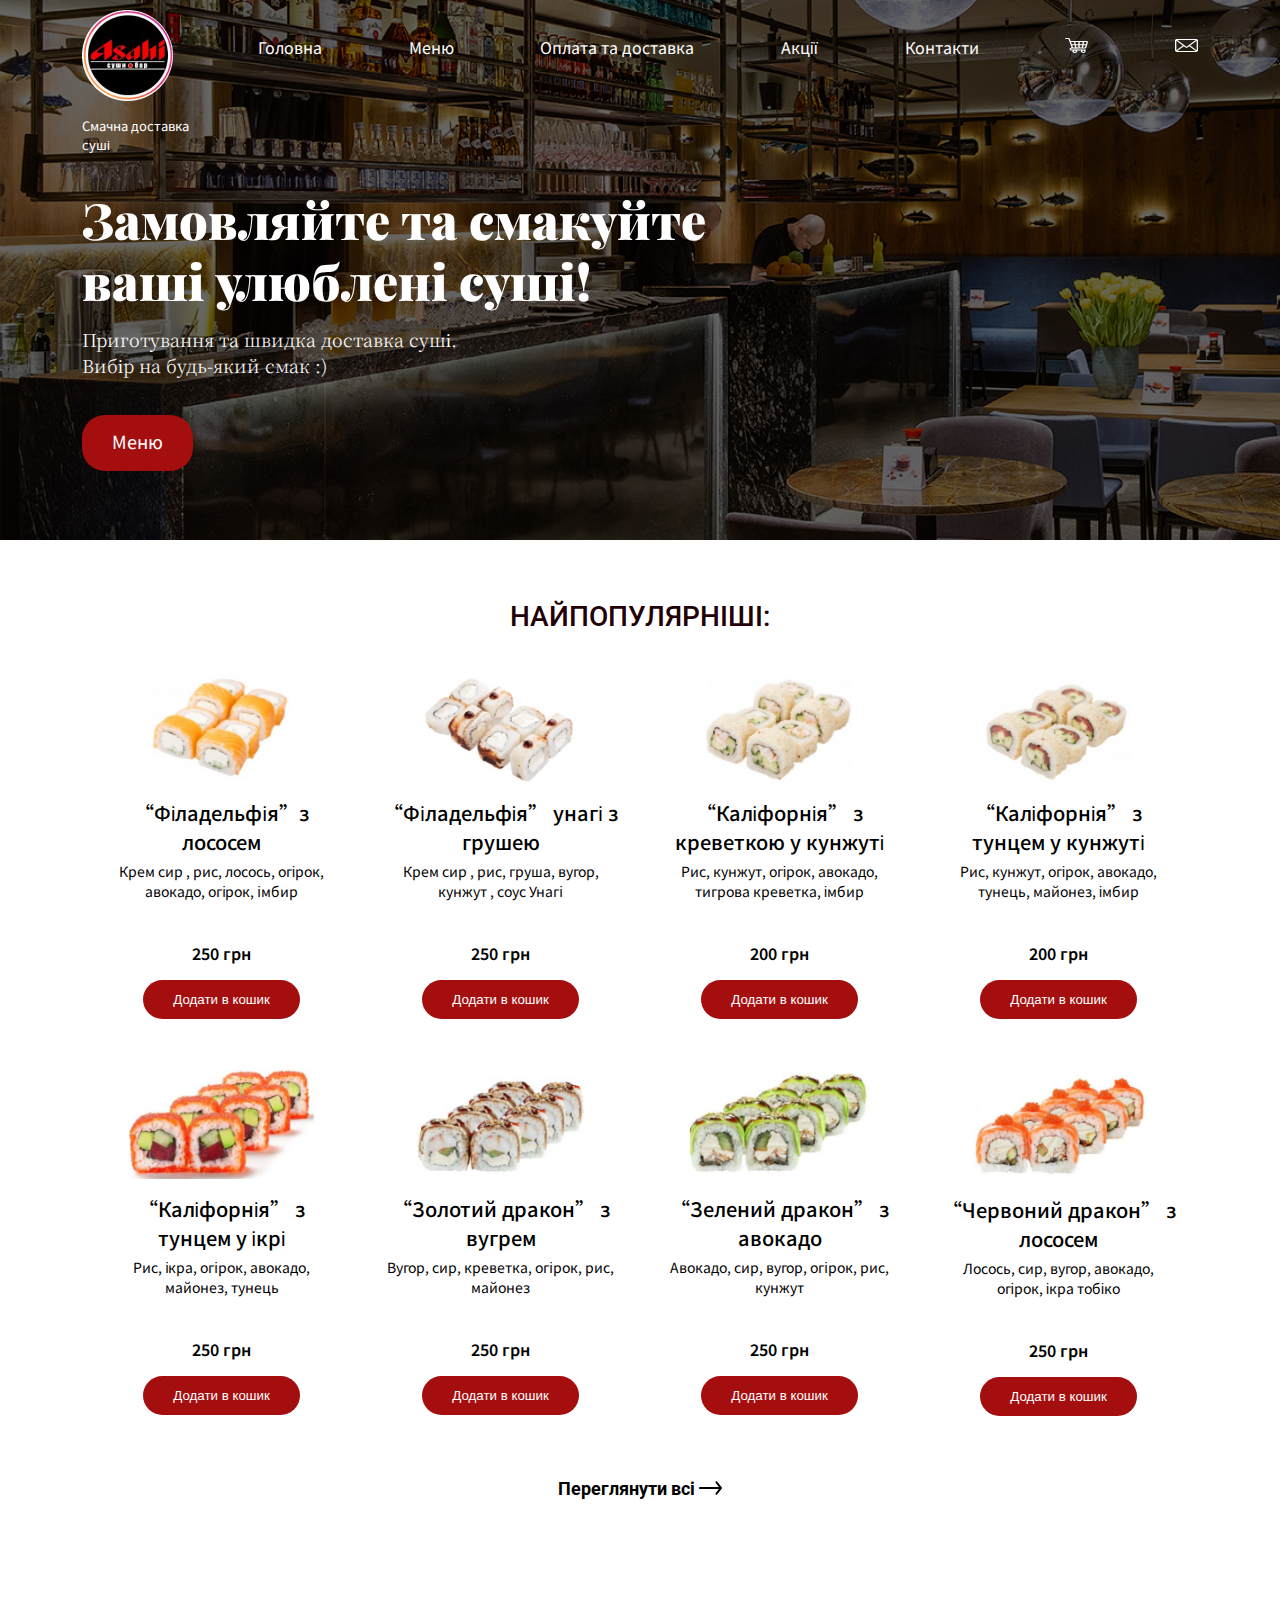
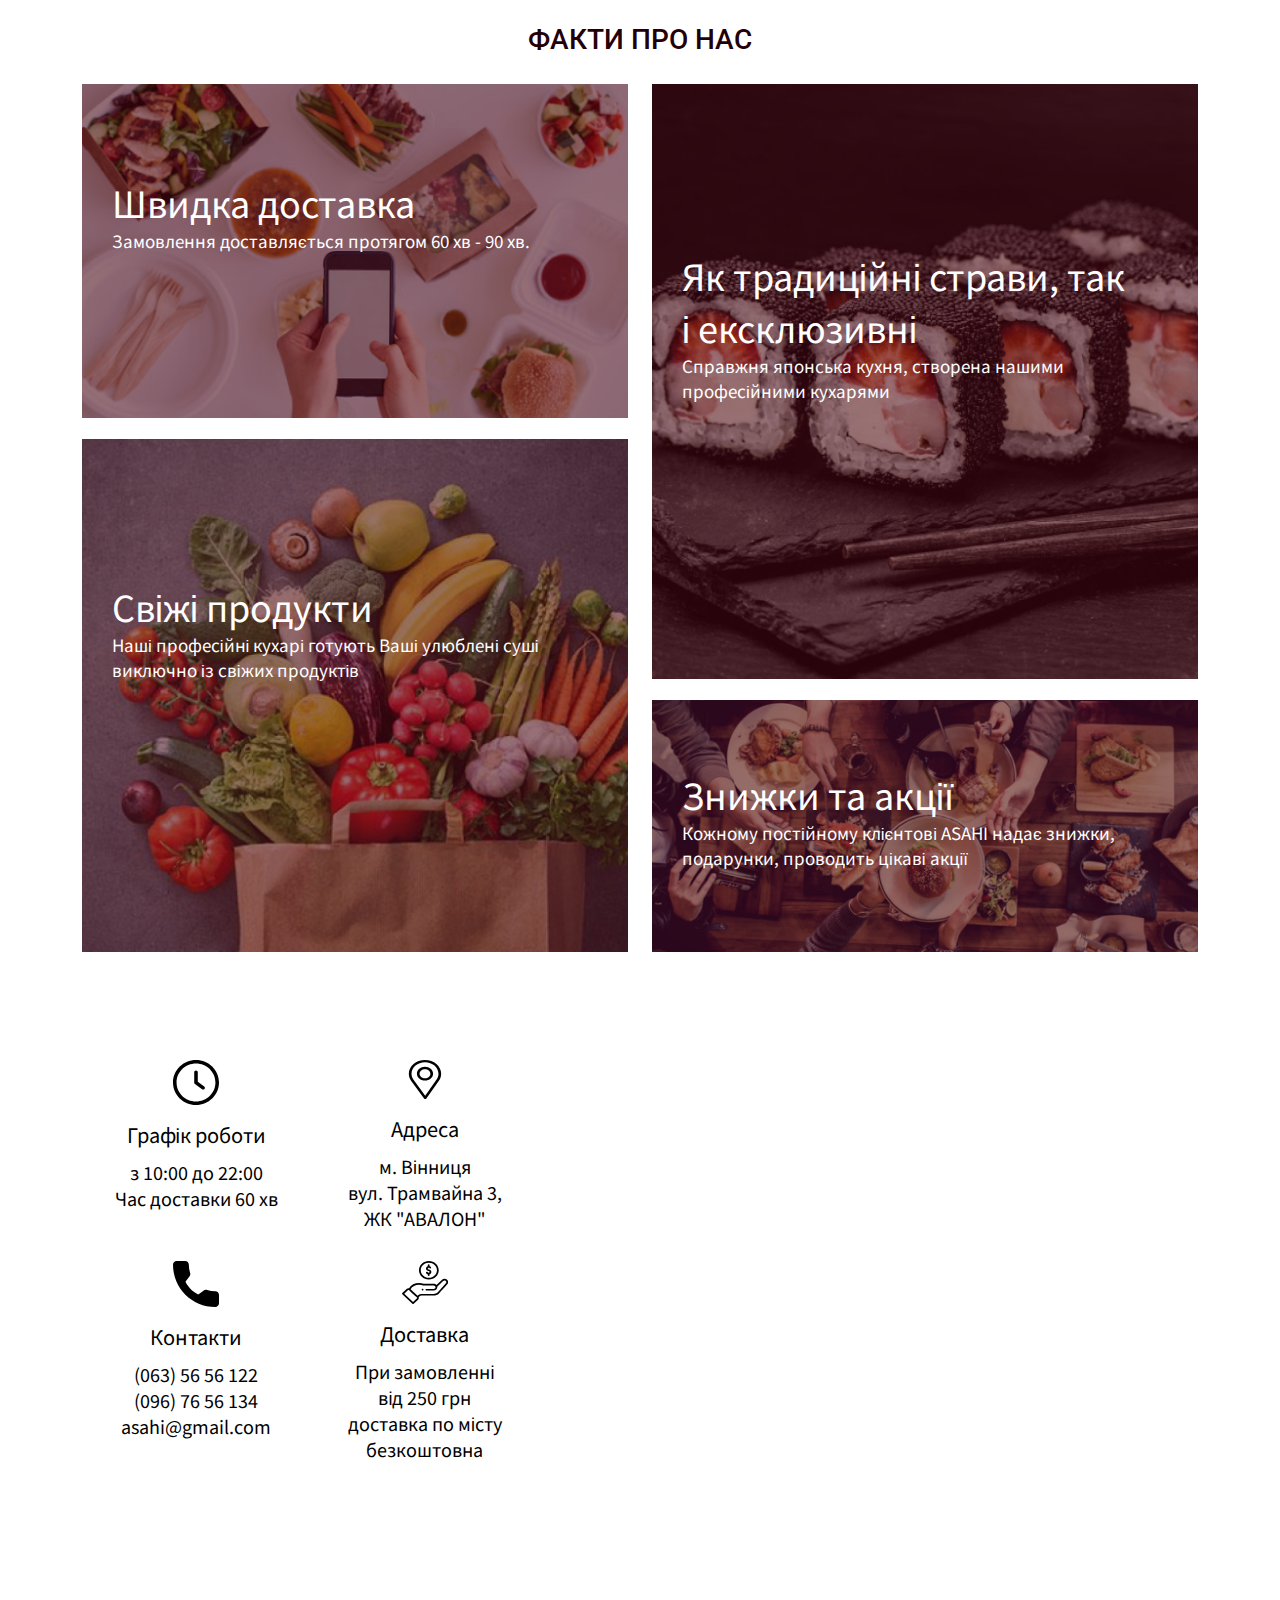
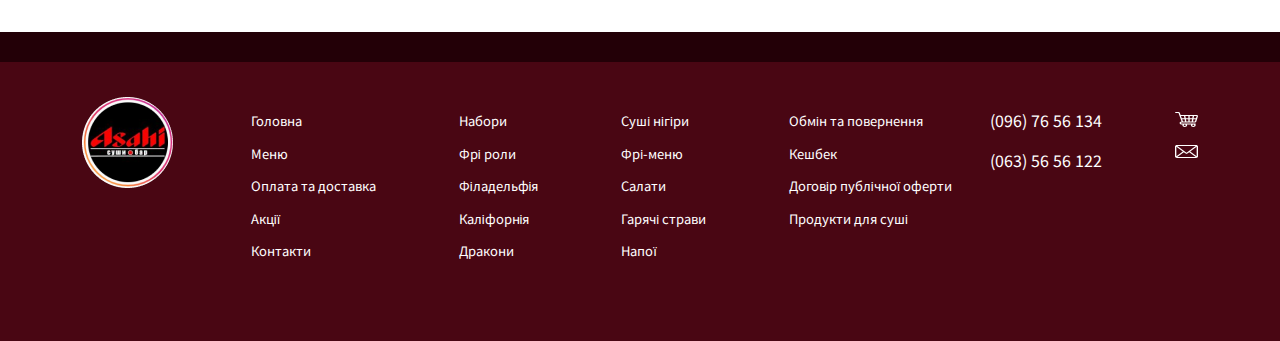
<file: index.html>
<!DOCTYPE html>
<html lang="en">
<head>
    <meta charset="UTF-8" name="viewport" content="width=device-width, initial-scale=1">
    <title>Суші-бар "Асахі"</title>
    <link rel="stylesheet" href="styles/style.css">
    <link rel="stylesheet" href="styles/media.css">
    <link rel="stylesheet" href="bootstrap-grid.css">
    <link rel="preconnect" href="https://fonts.gstatic.com">
    <link href="https://fonts.googleapis.com/css2?family=Noto+Sans+TC:wght@100;300;400;500;700;900&family=Noto+Serif+TC&family=Playfair+Display:wght@400;500;600;700;800;900&family=Roboto:wght@100;300;400;500;900&display=swap"
          rel="stylesheet">
</head>

<body>
<header class="main-header">
    <div class="container">
        <div class="hero_section">
            <div class="menu-section">
                <div class="logo-section">
                    <img src=images/menu/logo.png id="logo" alt="logo" class="logo">
                    <p>Смачна доставка <br>суші</p>
                </div>
                <nav class="menu-container" id="menu-container">
                    <a href="javascript:void(0)" class="closebtn" onclick="closeNav()">&times;</a>
                    <a href="index.html" class="nav-link">Головна</a>
                    <a href="menu.html" class="nav-link">Меню</a>
                    <a href="#" class="nav-link">Оплата та доставка</a>
                    <a href="#" class="nav-link">Акції</a>
                    <a href="contacts.html" class="nav-link">Контакти</a>
                    <a href="#" class="nav-link"><img src=images/shopping-cart%203.svg alt="shopping-cart"></a>
                    <a href="#" class="nav-link"><img src=images/email%204.svg alt="email"></a>
                </nav>
                <div class="menu_btns">
                    <a href="#" class="menu-btn social-media"><img src="images/index/icons/facebook.svg"></a>
                    <a href="#" class="menu-btn social-media"><img src="images/index/icons/instagram.svg"></a>
                    <a href="#" class="menu-btn burger-btn"><img src="images/index/icons/menu.svg" class="burger"></a>
                </div>
            </div>
            <div class="hero_section_main">
                <div class="main_h">Замовляйте та смакуйте <br> ваші улюблені суші!</div>
                <div class="main_p">Приготування та швидка доставка суші.<br> Вибір на будь-який смак :)</div>
                <a href="menu.html" class="main_btn">Меню</a>
            </div>
        </div>
    </div>
</header>

<main>
    <div class="container">
        <div class="most-popular">
            <h2 class="section-text">НАЙПОПУЛЯРНІШІ:</h2>
            <div class="items_container">
                <a href="#" class="item active">
                    <div class="sushi">
                        <img src="images/index/sushi1.png">
                        <div class="item_text">“Філадельфія”з лососем</div>
                        <div class="item_small_text">Крем сир , рис, лосось, огірок, авокадо, огірок, імбир</div>
                        <div class="item_price">250 грн</div>
                        <button class="item_btn">Додати в кошик</button>
                    </div>
                </a>

                <a href="#" class="item">
                    <div class="sushi">
                        <img src="images/index/sushi2.png">
                        <div class="item_text">“Філадельфія” унагі з грушею</div>
                        <div class="item_small_text">Крем сир , рис, груша, вугор, кунжут , соус Унагі</div>
                        <div class="item_price">250 грн</div>
                        <button class="item_btn">Додати в кошик</button>
                    </div>
                </a>

                <a href="#" class="item">
                    <div class="sushi">
                        <img src="images/index/sushi3.png">
                        <div class="item_text">“Каліфорнія” з креветкою у кунжуті</div>
                        <div class="item_small_text">Рис, кунжут, огірок, авокадо, тигрова креветка, імбир</div>
                        <div class="item_price">200 грн</div>
                        <button class="item_btn">Додати в кошик</button>
                    </div>
                </a>

                <a href="#" class="item">
                    <div class="sushi">
                        <img src="images/index/sushi4.png">
                        <div class="item_text">“Каліфорнія” з тунцем у кунжуті</div>
                        <div class="item_small_text">Рис, кунжут, огірок, авокадо, тунець, майонез, імбир</div>
                        <div class="item_price">200 грн</div>
                        <button class="item_btn">Додати в кошик</button>
                    </div>
                </a>

                <a href="#" class="item">
                    <div class="sushi">
                        <img src="images/index/sushi5.png">
                        <div class="item_text">“Каліфорнія” з тунцем у ікрі</div>
                        <div class="item_small_text">Рис, ікра, огірок, авокадо, майонез, тунець</div>
                        <div class="item_price">250 грн</div>
                        <button class="item_btn">Додати в кошик</button>
                    </div>
                </a>

                <a href="#" class="item">
                    <div class="sushi">
                        <img src="images/index/sushi6.png">
                        <div class="item_text">“Золотий дракон” з вугрем</div>
                        <div class="item_small_text">Вугор, сир, креветка, огірок, рис, майонез</div>
                        <div class="item_price">250 грн</div>
                        <button class="item_btn">Додати в кошик</button>
                    </div>
                </a>

                <a href="#" class="item last">
                    <div class="sushi">
                        <img src="images/index/sushi7.png">
                        <div class="item_text">“Зелений дракон” з авокадо</div>
                        <div class="item_small_text">Авокадо, сир, вугор, огірок, рис, кунжут</div>
                        <div class="item_price">250 грн</div>
                        <button class="item_btn">Додати в кошик</button>
                    </div>
                </a>

                <a href="#" class="item last">
                    <div class="sushi">
                        <img src="images/index/sushi8.png">
                        <div class="item_text">“Червоний дракон” з лососем</div>
                        <div class="item_small_text">Лосось, сир, вугор, авокадо, огірок, ікра тобіко</div>
                        <div class="item_price">250 грн</div>
                        <button class="item_btn">Додати в кошик</button>
                    </div>
                </a>
            </div>
            <nav class="slider-nav">
                <button class="previous">
                    <img src="images/index/icons/arows/left.svg">
                </button>
                <button class="next">
                    <img src="images/index/icons/arows/right.svg">
                </button>
            </nav>
            <a href="#" class="see-all_btn">
                Переглянути всі
                <img src="images/index/arrow.svg">
            </a>
        </div>

        <div class="facts">
            <h2 class="section-text">ФАКТИ ПРО НАС</h2>
            <div class="row">
                <div class="column">
                    <a href="#">
                        <div class="card f">
                            <img src="images/index/fact1.png">
                            <div class="facts_text">
                                <div class="text_h">Швидка доставка</div>
                                <div class="text_p">Замовлення доставляється протягом 60 хв - 90 хв.</div>
                            </div>
                        </div>
                    </a>

                    <a href="#">
                        <div class="card s">
                            <img src="images/index/fact2.png">
                            <div class="facts_text">
                                <div class="text_h">Свіжі продукти</div>
                                <div class="text_p">Наші професійні кухарі готують Ваші улюблені суші виключно із свіжих
                                    продуктів
                                </div>
                            </div>
                        </div>
                    </a>
                </div>

                <div class="column">
                    <a href="#">
                        <div class="card th">
                            <img src="images/index/fact3.png">
                            <div class="facts_text">
                                <div class="text_h">Як традиційні страви, так і ексклюзивні</div>
                                <div class="text_p">Справжня японська кухня, створена нашими професійними кухарями</div>
                            </div>
                        </div>
                    </a>

                    <a href="#">
                        <div class="card frs">
                            <img src="images/index/fact4.png">
                            <div class="facts_text">
                                <div class="text_h">Знижки та акції</div>
                                <div class="text_p">Кожному постійному клієнтові ASAHI надає знижки, подарунки,
                                    проводить цікаві акції
                                </div>
                            </div>
                        </div>
                    </a>
                </div>
            </div>
        </div>

        <div class="contacts_section">
            <div class="contact_info">
                <div class="contact_item">
                    <img src="images/index/clock.svg">
                    <div class="contact_item_text">
                        <div class="contact_text_main">Графік роботи</div>
                        <div class="contact_text_span">з 10:00 до 22:00 <br>Час доставки 60 хв</div>
                    </div>
                </div>

                <div class="contact_item">
                    <img src="images/index/place.svg">
                    <div class="contact_item_text">
                        <div class="contact_text_main">Адреса</div>
                        <div class="contact_text_span">м. Вінниця<br>вул. Трамвайна 3,<br>ЖК "АВАЛОН"</div>
                    </div>
                </div>

                <div class="contact_item last">
                    <img src="images/index/phone.svg">
                    <div class="contact_item_text">
                        <div class="contact_text_main">Контакти</div>
                        <div class="contact_text_span">(063) 56 56 122<br>(096) 76 56 134<br>asahi@gmail.com</div>
                    </div>
                </div>

                <div class="contact_item last">
                    <img src="images/index/delivery.svg">
                    <div class="contact_item_text">
                        <div class="contact_text_main">Доставка</div>
                        <div class="contact_text_span">При замовленні <br>від 250 грн <br>доставка по місту <br>безкоштовна
                        </div>
                    </div>
                </div>
            </div>
            <iframe src="https://www.google.com/maps/embed?pb=!1m18!1m12!1m3!1d2605.391732229644!2d28.43541191568756!3d49.23106177932567!2m3!1f0!2f0!3f0!3m2!1i1024!2i768!4f13.1!3m3!1m2!1s0x472d5b7d99907d69%3A0x1c477758c9849088!2zItCQ0KHQkNCl0Jgi!5e0!3m2!1suk!2sua!4v1616244893701!5m2!1suk!2sua"
                    style="border:0;" allowfullscreen="" loading="lazy" class="map"></iframe>
        </div>
    </div>
</main>

<div class="shadow_section"></div>

<footer>
    <div class="container">
        <div>
            <img src=images/menu/logo.png id="logo" alt="logo" class="logo">
        </div>
        <div class="footer_btn display">
            <ul>
                <li><a href="index.html">Головна</a></li>
                <li><a href="menu.html">Меню</a></li>
                <li><a href="">Оплата та доставка</a></li>
                <li><a href="">Акції</a></li>
                <li><a href="contacts.html">Контакти</a></li>
            </ul>
        </div>
        <div class="footer_btn">
            <ul>
                <li><a href="">Набори</a></li>
                <li><a href="">Фрі роли</a></li>
                <li><a href="">Філадельфія</a></li>
                <li><a href="">Каліфорнія</a></li>
                <li><a href="">Дракони</a></li>
            </ul>
        </div>
        <div class="footer_btn">
            <ul>
                <li><a href="">Суші нігіри</a></li>
                <li><a href="">Фрі-меню</a></li>
                <li><a href="">Салати</a></li>
                <li><a href="">Гарячі страви</a></li>
                <li><a href="">Напої</a></li>
            </ul>
        </div>
        <div class="footer_btn last">
            <ul>
                <li><a href="">Обмін та повернення</a></li>
                <li><a href="">Кешбек</a></li>
                <li><a href="">Договір публічної оферти</a></li>
                <li><a href="">Продукти для суші</a></li>
            </ul>
        </div>
        <div class="contacts_index">
            <p>(096) 76 56 134</p>
            <p>(063) 56 56 122</p>
        </div>

        <ul class="icons">
            <li><a href="#"><img src=images/shopping-cart%203.svg alt="shopping-cart"></a></li>
            <li><a href="#"><img src=images/email%204.svg alt="email"></a></li>
        </ul>
    </div>
</footer>

</body>
<script type="text/javascript" src="script/script.js"></script>
</html>
</file>
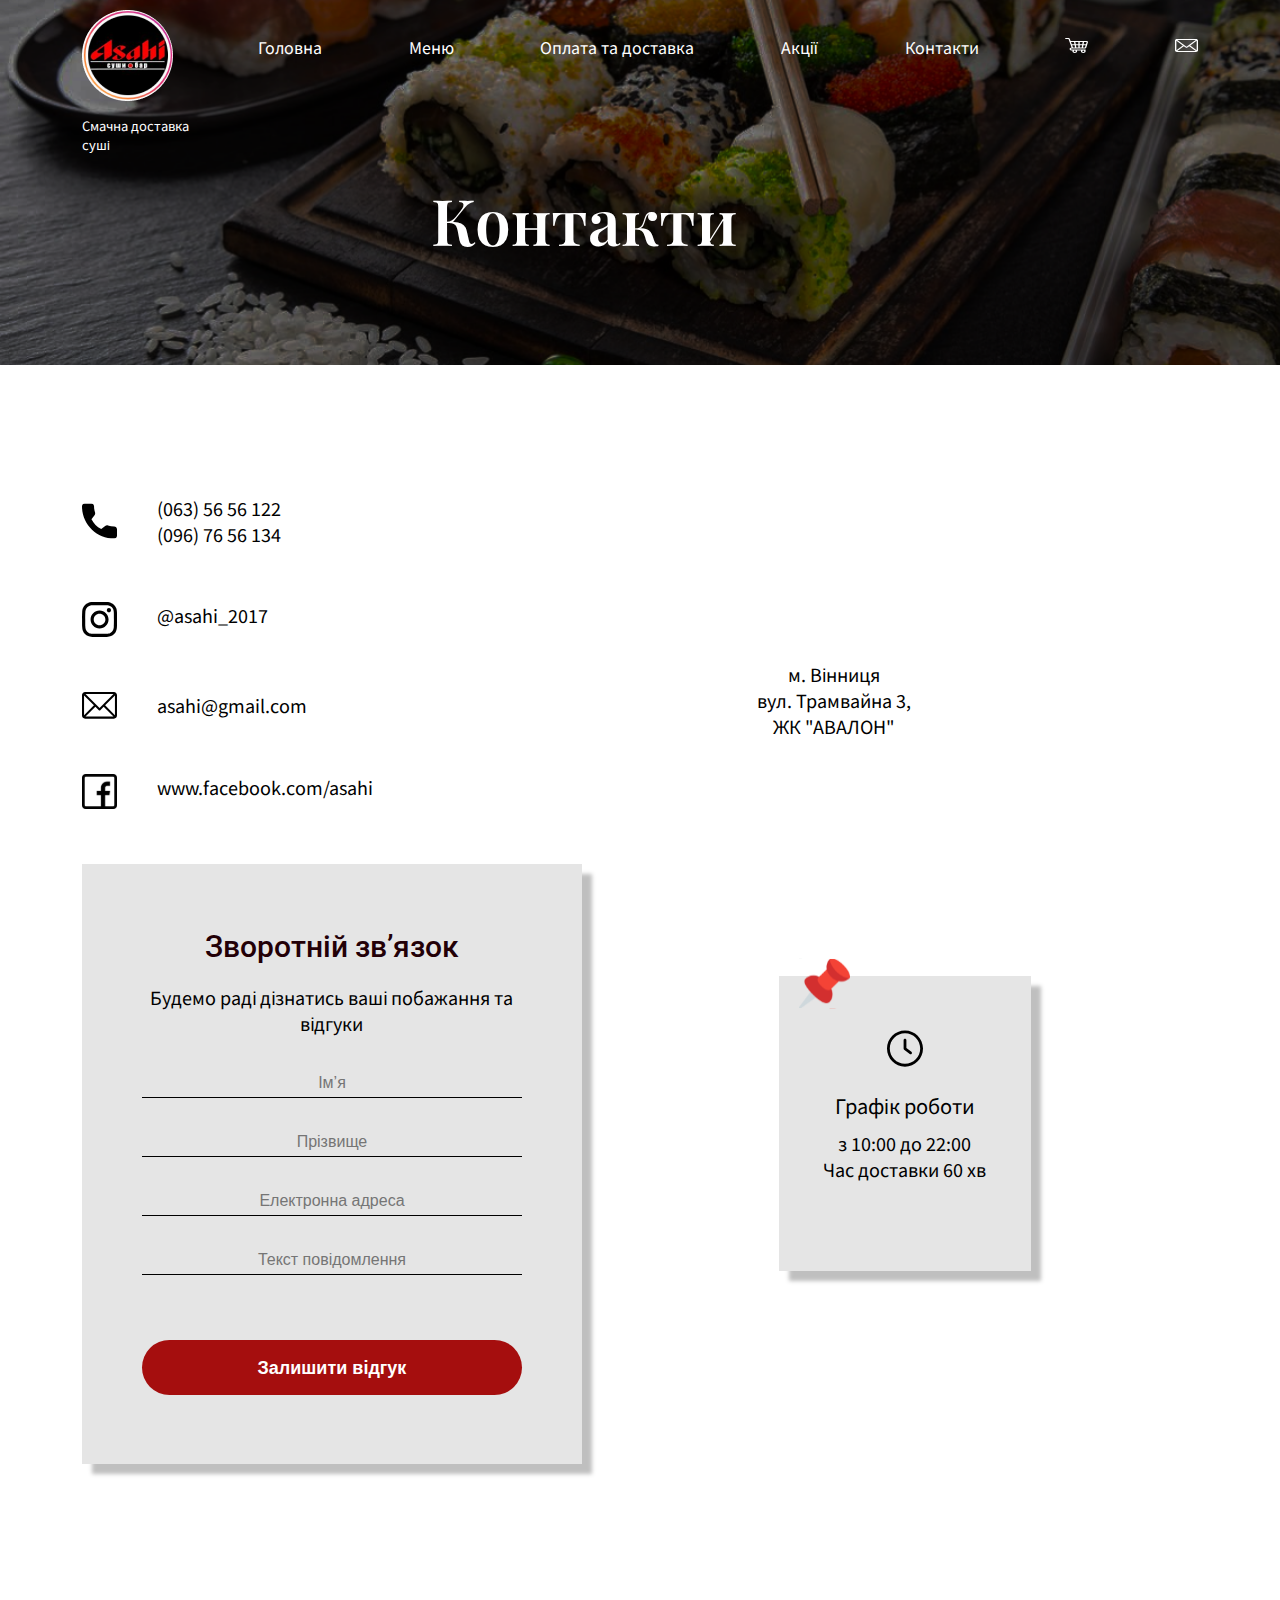
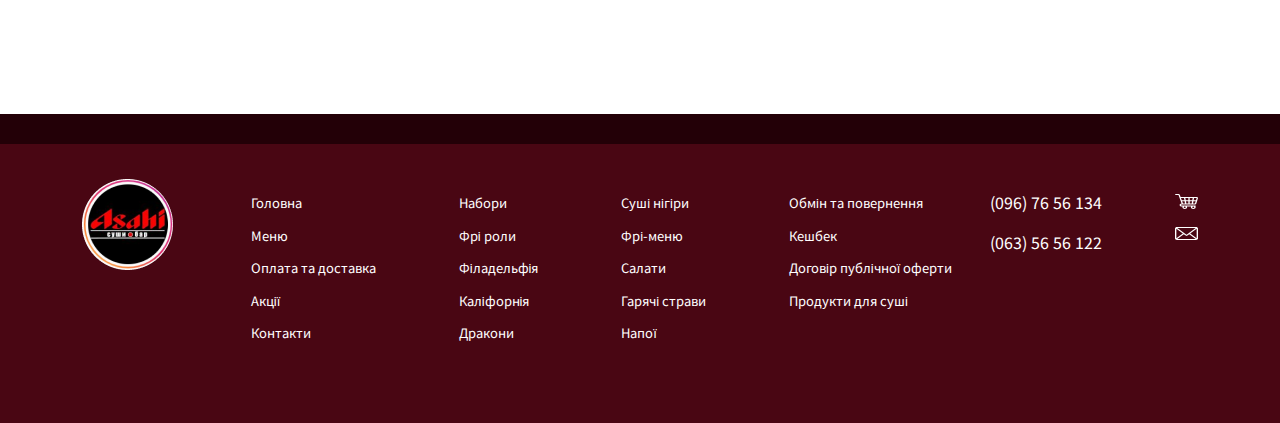
<file: contacts.html>
<!DOCTYPE html>
<html lang="en">
<head>
    <meta charset="UTF-8" name="viewport" content="width=device-width, initial-scale=1">
    <title>Суші-бар "Асахі"</title>
    <link rel="stylesheet" href="styles/style.css">
    <link rel="stylesheet" href="styles/media.css">
    <link rel="stylesheet" href="bootstrap-grid.css">
    <link rel="preconnect" href="https://fonts.gstatic.com">
    <link href="https://fonts.googleapis.com/css2?family=Noto+Sans+TC:wght@100;300;400;500;700;900&family=Noto+Serif+TC&family=Playfair+Display:wght@400;500;600;700;800;900&family=Roboto:wght@100;300;400;500;900&display=swap"
          rel="stylesheet">
</head>

<body>
<header class="contacts">
    <div class="container">
        <div class="hero_section contacts">
            <div class="menu-section">
                <div class="logo-section">
                    <a href="index.html"><img src=images/menu/logo.png id="logo" alt="logo" class="logo">
                    </a>
                    <p>Смачна доставка <br>суші</p>
                </div>
                <nav class="menu-container" id="menu-container">
                    <a href="javascript:void(0)" class="closebtn" onclick="closeNav()">&times;</a>
                    <a href="index.html" class="nav-link">Головна</a>
                    <a href="menu.html" class="nav-link">Меню</a>
                    <a href="#" class="nav-link">Оплата та доставка</a>
                    <a href="#" class="nav-link">Акції</a>
                    <a href="contacts.html" class="nav-link">Контакти</a>
                    <a href="#" class="nav-link"><img src=images/shopping-cart%203.svg alt="shopping-cart"></a>
                    <a href="#" class="nav-link"><img src=images/email%204.svg alt="email"></a>
                </nav>
                <div class="menu_btns">
                    <a href="#" class="menu-btn social-media"><img src="images/index/icons/facebook.svg" alt="facebook"></a>
                    <a href="#" class="menu-btn social-media"><img src="images/index/icons/instagram.svg"
                                                                   alt="instagram"></a>
                    <a href="#" class="menu-btn burger-btn"><img src="images/index/icons/menu.svg" alt="menu"
                                                                 class="burger"></a>
                </div>
            </div>
            <div class="hero_section_main">
                <div class="main_h">
                    <div class="contacts">
                        Контакти
                    </div>
                </div>
            </div>
        </div>
    </div>
</header>

<main>
    <div class="container">
        <div class="contacts_section contacts">
            <div class="form-section">
                <div class="contact_info contacts">
                    <div class="contact_item">
                        <img src="images/index/phone.svg" alt="phone">
                        <div class="contact_item_text">
                            <div class="contact_text_span">(063) 56 56 122<br>(096) 76 56 134</div>
                        </div>
                    </div>

                    <div class="contact_item">
                        <img src="images/index/icons/instagram-black.svg" alt="instagram-black">
                        <div class="contact_item_text">
                            <div class="contact_text_span">@asahi_2017</div>
                        </div>
                    </div>

                    <div class="contact_item">
                        <img src="images/index/letter-black.svg" alt="letter-black">
                        <div class="contact_item_text">
                            <div class="contact_text_span">asahi@gmail.com</div>
                        </div>
                    </div>
                    <div class="contact_item">
                        <img src="images/index/icons/facebook-black.svg" alt="facebook-black">
                        <div class="contact_item_text">
                            <div class="contact_text_span">www.facebook.com/asahi</div>
                        </div>
                    </div>
                </div>
                <div class="contact_item_text contacts">
                    <iframe src="https://www.google.com/maps/embed?pb=!1m18!1m12!1m3!1d2605.391732229644!2d28.43541191568756!3d49.23106177932567!2m3!1f0!2f0!3f0!3m2!1i1024!2i768!4f13.1!3m3!1m2!1s0x472d5b7d99907d69%3A0x1c477758c9849088!2zItCQ0KHQkNCl0Jgi!5e0!3m2!1suk!2sua!4v1616244893701!5m2!1suk!2sua"
                            style="border:0;" allowfullscreen="" loading="lazy"
                            class="map contacts"></iframe>
                    <div class="contact_text_span">м. Вінниця<br>вул. Трамвайна 3,<br>ЖК "АВАЛОН"</div>
                </div>
            </div>
            <div class="form-section">
                <div class="form">
                    <h2 class="section-text contacts">Зворотній зв’язок</h2>
                    <p class="section-text small">Будемо раді дізнатись ваші побажання та <br> відгуки</p>
                    <form method="post">
                        <input type="firstName" class="form-account" placeholder="Ім’я">
                        <input type="lastName" class="form-account" placeholder="Прізвище">
                        <input type="email" class="form-account" placeholder="Електронна адреса">
                        <input type="phone" class="form-account" placeholder="Текст повідомлення">
                        <button class="item_btn contacts" type="submit"><p>Залишити відгук</p></button>
                    </form>
                </div>
                <div class="contact_item contacts">
                    <img src="images/index/pin.svg" alt="pin" class="pin" height="55" width="55">
                    <img src="images/index/clock.svg" alt="clock" height="55" width="55">
                    <div class="contact_item_text">
                        <div class="contact_text_main">Графік роботи</div>
                        <div class="contact_text_span">з 10:00 до 22:00 <br>Час доставки 60 хв</div>
                    </div>
                </div>
            </div>
        </div>
    </div>
</main>

<div class="shadow_section"></div>

<footer>
    <div class="container">
        <div><a href="index.html"><img src=images/menu/logo.png id="logo" alt="logo" class="logo">
        </a></div>
        <div class="footer_btn display">
            <ul>
                <li><a href="index.html">Головна</a></li>
                <li><a href="menu.html">Меню</a></li>
                <li><a href="">Оплата та доставка</a></li>
                <li><a href="">Акції</a></li>
                <li><a href="contacts.html">Контакти</a></li>
            </ul>
        </div>
        <div class="footer_btn">
            <ul>
                <li><a href="">Набори</a></li>
                <li><a href="">Фрі роли</a></li>
                <li><a href="">Філадельфія</a></li>
                <li><a href="">Каліфорнія</a></li>
                <li><a href="">Дракони</a></li>
            </ul>
        </div>
        <div class="footer_btn">
            <ul>
                <li><a href="">Суші нігіри</a></li>
                <li><a href="">Фрі-меню</a></li>
                <li><a href="">Салати</a></li>
                <li><a href="">Гарячі страви</a></li>
                <li><a href="">Напої</a></li>
            </ul>
        </div>
        <div class="footer_btn last">
            <ul>
                <li><a href="">Обмін та повернення</a></li>
                <li><a href="">Кешбек</a></li>
                <li><a href="">Договір публічної оферти</a></li>
                <li><a href="">Продукти для суші</a></li>
            </ul>
        </div>
        <div class="contacts_index">
            <p>(096) 76 56 134</p>
            <p>(063) 56 56 122</p>
        </div>

        <ul class="icons">
            <li><a href="#"><img src=images/shopping-cart%203.svg alt="shopping-cart"></a></li>
            <li><a href="#"><img src=images/email%204.svg alt="email"></a></li>
        </ul>
    </div>
</footer>
</body>
<script type="text/javascript" src="script/script.js"></script>
</html>
</file>
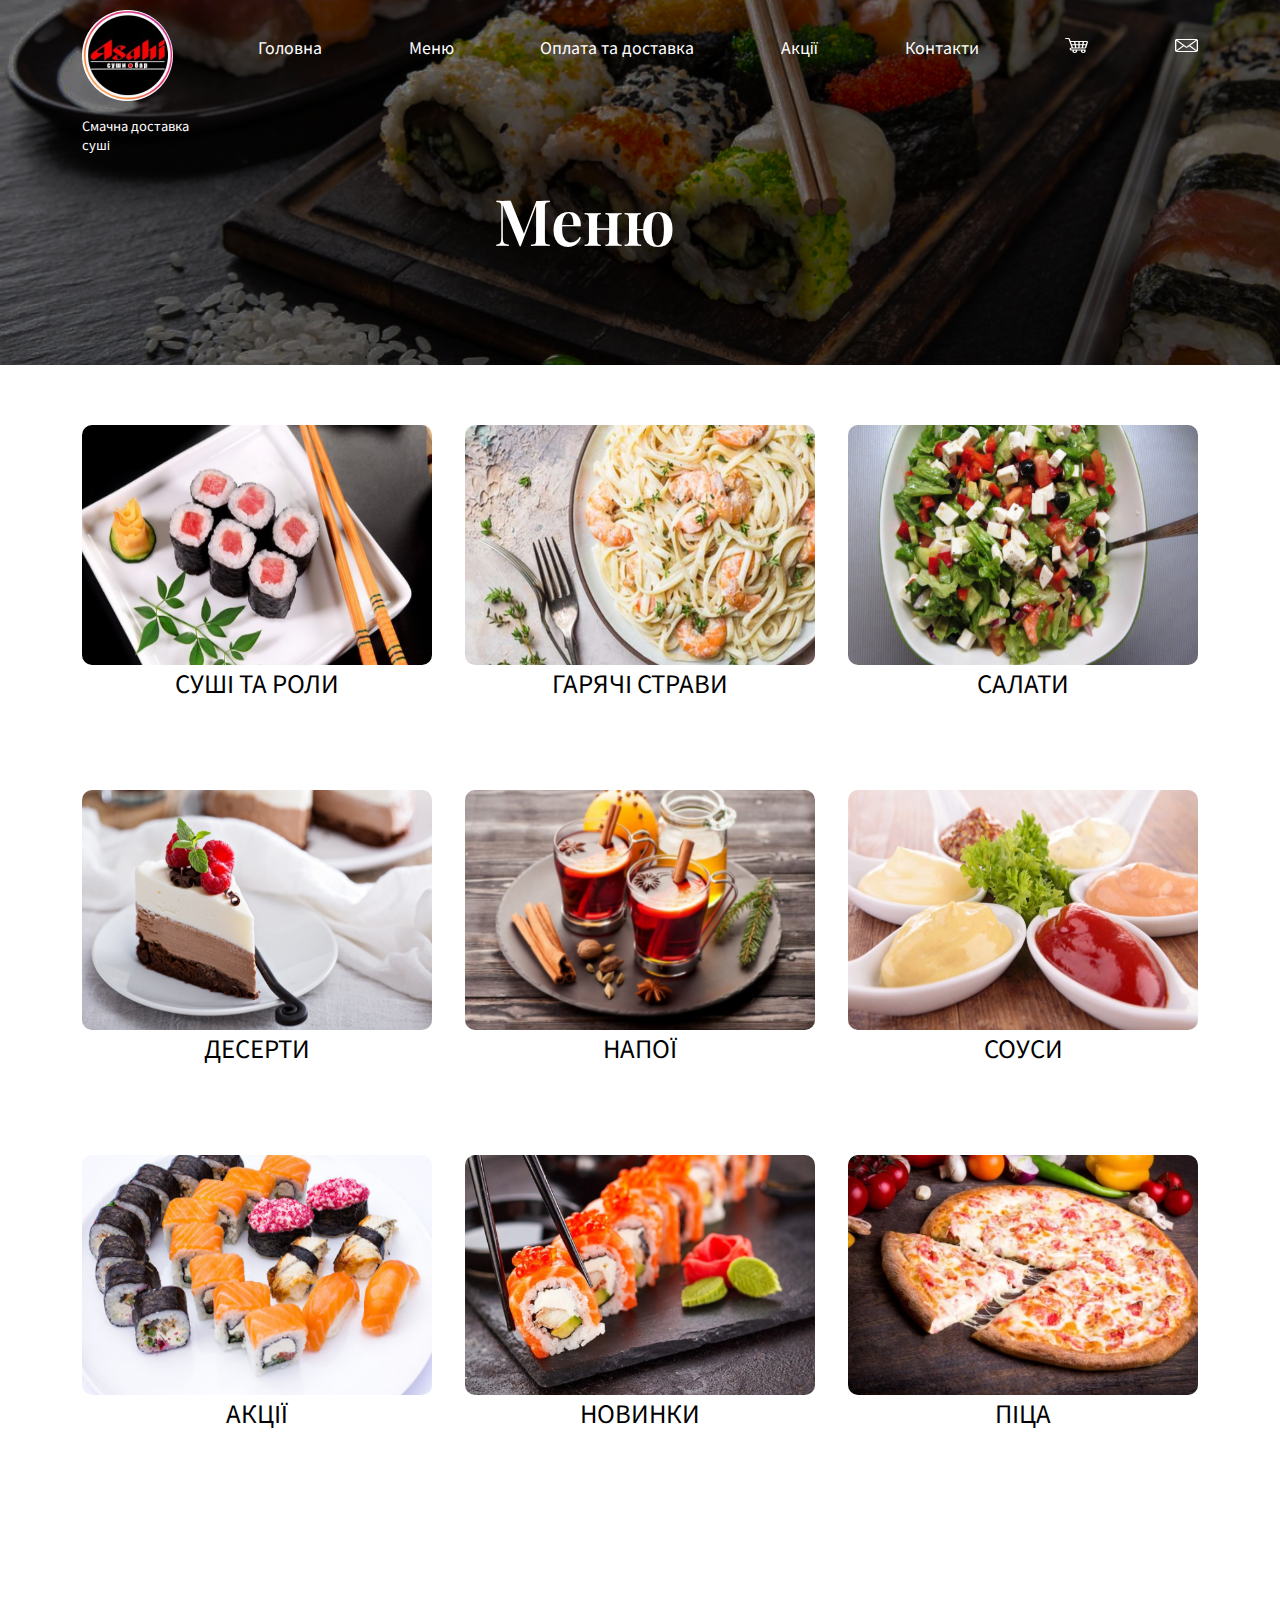
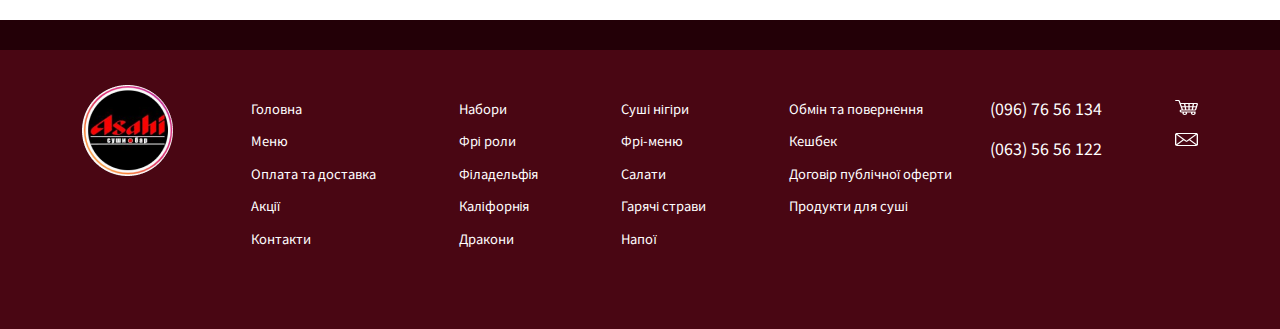
<file: menu.html>
<!DOCTYPE html>
<html lang="en">
<head>
    <meta charset="UTF-8" name="viewport" content="width=device-width, initial-scale=1">
    <title>МЕНЮ</title>
    <link rel="stylesheet" href="styles/style.css">
    <link rel="stylesheet" href="bootstrap-grid.css">
    <link rel="stylesheet" href="styles/media.css">
    <link rel="preconnect" href="https://fonts.gstatic.com">
    <link href="https://fonts.googleapis.com/css2?family=Noto+Sans+TC:wght@500&family=Playfair+Display&display=swap"
          rel="stylesheet">
</head>
<body>
<header class="contacts">
    <div class="container">
        <div class="hero_section contacts">
            <div class="menu-section menu">
                <div class="logo-section">
                    <a href="index.html"><img src=images/menu/logo.png id="logo" alt="logo" class="logo menu">
                    </a>
                    <p>Смачна доставка <br>суші</p>
                </div>
                <nav class="menu-container" id="menu-container">
                    <a href="javascript:void(0)" class="closebtn" onclick="closeNav()">&times;</a>
                    <a href="index.html" class="nav-link">Головна</a>
                    <a href="menu.html" class="nav-link">Меню</a>
                    <a href="#" class="nav-link">Оплата та доставка</a>
                    <a href="#" class="nav-link">Акції</a>
                    <a href="contacts.html" class="nav-link">Контакти</a>
                    <a href="#" class="nav-link"><img src=images/shopping-cart%203.svg alt="shopping-cart"></a>
                    <a href="#" class="nav-link"><img src=images/email%204.svg alt="email"></a>
                </nav>
                <div class="menu_btns menu">
                    <a href="#" class="menu-btn social-media"><img src="images/index/icons/facebook.svg" alt="facebook"></a>
                    <a href="#" class="menu-btn social-media"><img src="images/index/icons/instagram.svg"
                                                                   alt="instagram"></a>
                    <a href="#" class="menu-btn burger-btn"><img src="images/index/icons/menu.svg" alt="menu"
                                                                 class="burger"></a>
                </div>
            </div>
            <div class="hero_section_main menu">
                <div class="main_h">
                    <div class="contacts">
                        Меню
                    </div>
                </div>
            </div>
        </div>
    </div>
</header>
<main>
    <div class="container cafe-menu">
        <a href="#" class="dish">
            <div>
                <img src="images/menu/dish1.png" alt="Суші та роли">
                <div class="dish_text">СУШІ ТА РОЛИ</div>
            </div>
        </a>
        <a href="#" class="dish">
            <div>
                <img src="images/menu/dish2.png" alt="Гарячі страви">
                <div class="dish_text">ГАРЯЧІ СТРАВИ</div>
            </div>
        </a>
        <a href="#" class="dish">
            <div>
                <img src="images/menu/dish3.png" alt="Салати">
                <div class="dish_text">САЛАТИ</div>
            </div>
        </a>
        <a href="#" class="dish">
            <div>
                <img src="images/menu/dish4.png" alt="Десерти">
                <div class="dish_text">ДЕСЕРТИ</div>
            </div>
        </a>
        <a href="#" class="dish">
            <div>
                <img src="images/menu/dish5.png" alt="Напої">
                <div class="dish_text">НАПОЇ</div>
            </div>
        </a>
        <a href="#" class="dish">
            <div>
                <img src="images/menu/dish6.png" alt="Соуси">
                <div class="dish_text">СОУСИ</div>
            </div>
        </a>
        <a href="#" class="dish">
            <div>
                <img src="images/menu/dish7.png" alt="Акції">
                <div class="dish_text">АКЦІЇ</div>
            </div>
        </a>
        <a href="#" class="dish">
            <div>
                <img src="images/menu/dish8.png" alt="Новинки">
                <div class="dish_text">НОВИНКИ</div>
            </div>
        </a>
        <a href="#" class="dish last">
            <div>
                <img src="images/menu/dish9.png" alt="Піца">
                <div class="dish_text">ПІЦА</div>
            </div>
        </a>
    </div>
</main>

<div class="shadow_section"></div>
<footer>
    <div class="container">
        <div><a href="index.html"><img src=images/menu/logo.png id="logo" alt="logo" class="logo">
        </a></div>
        <div class="footer_btn display">
            <ul>
                <li><a href="index.html">Головна</a></li>
                <li><a href="menu.html">Меню</a></li>
                <li><a href="">Оплата та доставка</a></li>
                <li><a href="">Акції</a></li>
                <li><a href="contacts.html">Контакти</a></li>
            </ul>
        </div>
        <div class="footer_btn">
            <ul>
                <li><a href="">Набори</a></li>
                <li><a href="">Фрі роли</a></li>
                <li><a href="">Філадельфія</a></li>
                <li><a href="">Каліфорнія</a></li>
                <li><a href="">Дракони</a></li>
            </ul>
        </div>
        <div class="footer_btn">
            <ul>
                <li><a href="">Суші нігіри</a></li>
                <li><a href="">Фрі-меню</a></li>
                <li><a href="">Салати</a></li>
                <li><a href="">Гарячі страви</a></li>
                <li><a href="">Напої</a></li>
            </ul>
        </div>
        <div class="footer_btn last">
            <ul>
                <li><a href="">Обмін та повернення</a></li>
                <li><a href="">Кешбек</a></li>
                <li><a href="">Договір публічної оферти</a></li>
                <li><a href="">Продукти для суші</a></li>
            </ul>
        </div>
        <div class="contacts_index">
            <p>(096) 76 56 134</p>
            <p>(063) 56 56 122</p>
        </div>

        <ul class="icons">
            <li><a href="#"><img src=images/shopping-cart%203.svg alt="shopping-cart"></a></li>
            <li><a href="#"><img src=images/email%204.svg alt="email"></a></li>
        </ul>
    </div>
</footer>
</body>
<script type="text/javascript" src="script/script.js"></script>
</html>
</file>
<file: styles/style.css>
* {
  box-sizing: border-box;
}
img {
  width: 20%;
}
body {
  font-family: 'Noto Sans TC', sans-serif;
  margin: 0;
}
a {
  text-decoration: none;
}
ul {
  list-style: none;
}
header.main-header {
  background: url('../images/index/hero-img.jpg');
  background-size: cover;
  height: 540px;
}
.menu-section {
  display: flex;
  justify-content: space-between;
  align-items: stretch;
}
.menu-section .bottom {
  color: white;
  position: absolute;
  top: 50%;
  right: 13%;
}
.menu-container {
  display: flex;
  justify-content: space-between;
  flex-grow: 4;
  padding-top: 35px;
  padding-left: 0;
}
.menu-container img {
  width: 100%;
}
.menu-container a {
  color: white;
  font-size: 16px;
  font-weight: 400;
}
.menu_btns {
  display: none;
}
.logo {
  width: auto;
  margin: 10px 0 10px 0;
  padding-right: 85px;
}
.logo-section p {
  margin: 0 0 0 0;
  color: white;
  font-size: 13px;
  padding-bottom: 35px;
}
header {
  position: relative;
  margin-bottom: 60px;
}
.closebtn {
  display: none;
}
.hero_section_main {
  width: 90%;
}
.main_h {
  font-family: 'Playfair Display', sans-serif;
  font-size: 50px;
  line-height: 61px;
  color: white;
  font-weight: 900;
}
.main_h .contacts {
  text-align: center;
  font-size: 64px;
  font-weight: 600;
  margin: 0 auto;
}
.main_p {
  font-family: 'Noto Serif TC', serif;
  color: white;
  margin: 15px 0 50px;
  font-size: 18px;
  font-weight: 300;
  width: 45%;
}
.main_btn {
  color: white;
  background-color: #A50E0E;
  border-radius: 23px;
  padding: 13px 30px 17px;
  font-size: 18px;
  margin: 30px 0 50px;
}
.main_btn:hover {
  color: #A50E0E;
  background-color: white;
  transition: background 0.5s;
}
.most-popular {
  padding-bottom: 90px;
  text-align: center;
}
h2.section-text {
  text-align: center;
  color: #230007;
  font-family: 'Roboto', sans-serif;
  font-weight: 500;
  font-size: 28px;
  margin-bottom: 20px;
}
h2.section-text .contacts {
  margin-bottom: 0;
  font-weight: 400;
  font-size: 20px;
}
.items_container {
  display: flex;
  flex-wrap: wrap;
  justify-content: space-evenly;
  margin-bottom: 30px;
  position: relative;
}
.item {
  order: 4;
  flex-basis: 25%;
  text-align: center;
  color: #000000;
  padding: 20px;
}
.item:hover {
  box-shadow: 0 2px 10px #8f8484;
  border-radius: 20px;
}
.item img {
  width: 100%;
}
.item_text {
  font-size: 20px;
  font-weight: 500;
  margin: 10px 0 5px;
}
.item_small_text {
  font-size: 14px;
}
.item_price {
  font-weight: 600;
  margin: 40px 0 5px;
}
.item_btn {
  outline: none;
  border: none;
  cursor: pointer;
  background-color: #A50E0E;
  color: white;
  padding: 12px 30px;
  border-radius: 20px;
  margin: 10px 0;
}
.item_btn .contacts {
  width: 100%;
  margin: 40px 0 20px;
}
.see-all_btn {
  font-size: 18px;
  color: #000000;
  font-weight: 700;
  font-family: 'Roboto', sans-serif;
}
.see-all_btn img {
  width: 2%;
}
.facts {
  padding: 10px 0;
}
.row {
  display: flex;
  flex-wrap: wrap;
  padding: 0;
}
.column {
  flex: 50%;
  max-width: 25%;
  padding: 0;
}
.card {
  padding: 8px 0;
  position: relative;
}
.card img {
  width: 100%;
}
.facts_text {
  position: absolute;
  top: 28%;
  color: white;
  padding: 0 70px 0 30px;
}
.text_h {
  font-size: 36px;
}
.text_p {
  font-size: 17px;
}
.contacts_section {
  padding: 50px 0 50px 0;
  display: flex;
  justify-content: space-between;
}
.map {
  flex-basis: 55%;
}
.map .contacts {
  height: 396px;
}
.contact_info {
  display: flex;
  justify-content: space-between;
  flex-wrap: wrap;
  flex-basis: 45%;
  margin-right: 100px;
  margin-top: 25px;
}
.contact_item {
  flex-basis: 50%;
  text-align: center;
  margin: 10px 0;
}
.contact_item img {
  width: 20%;
}
.contact_text_main {
  font-size: 20px;
  color: #000000;
  margin: 10px 0;
}
.contact_text_span {
  font-size: 14px;
  margin: 10px 0;
}
.shadow_section {
  background-color: #230007;
  padding: 15px;
}
main {
  margin-bottom: 100px;
}
footer {
  background-color: #490613;
  color: white;
  padding-top: 25px;
  padding-bottom: 60px;
}
footer .container {
  display: flex;
  flex-wrap: wrap;
  justify-content: space-between;
  align-items: stretch;
}
footer .container .icons img {
  width: 100%;
  margin-bottom: 10px;
}
footer .container .logo {
  padding-right: 0;
}
footer .container .footer_btn a {
  color: white;
  font-size: 13px;
}
footer .container .footer_btn li {
  padding: 5px;
  line-height: 1.4;
}
footer .container .footer_btn li:hover {
  text-decoration: underline;
}
.contacts_index {
  padding-top: 5px;
}
.icons {
  padding-top: 8px;
}
.slider-nav {
  display: none;
}
.slider-nav button {
  display: inline-block;
  cursor: pointer;
  outline: none;
  border: 0;
  vertical-align: middle;
  text-decoration: none;
  background: transparent;
  padding: 20px 5px;
}
.slider-nav img {
  width: 50px;
}
.previous {
  margin-right: auto;
  position: absolute;
  top: 40%;
  left: 0;
}
.previous:hover span {
  transform: translateX(-10px) scale(1.2);
}
.next {
  margin-left: auto;
  position: absolute;
  top: 40%;
  right: 0;
}
/*----- contacts -----*/
header.contacts {
  background: url('../images/contacts/contacts.png');
  background-size: cover;
  height: 365px;
}
.contacts_section.contacts {
  display: block;
  padding: 70px 0 150px 0;
}
.form-section {
  display: flex;
  justify-content: flex-start;
  position: relative;
}
.contact_info.contacts {
  display: block;
  margin-top: 0;
}
.contact_info.contacts .contact_item {
  display: flex;
  justify-content: left;
  margin-bottom: 55px;
  margin-top: 0;
}
.contact_info.contacts .contact_item .contacts {
  background: #E5E5E5;
  box-shadow: 10px 10px 4px rgba(0, 0, 0, 0.25);
  border-radius: 0px;
  padding: 50px 0;
  margin: 80px 0;
  flex-basis: 30%;
  margin-right: 80px;
  height: 100%;
}
.contact_info.contacts .contact_item .contacts .pin {
  width: 5%;
}
.contact_info.contacts .contact_item img {
  width: 7%;
}
.contact_info.contacts .contact_item .contact_text_span {
  color: #000000;
  font-size: 18px;
  margin: 0 40px;
}
.feedback {
  display: flex;
  flex-wrap: wrap;
  padding: 0 0;
  margin-bottom: 130px;
}
.form {
  background: #E5E5E5;
  box-shadow: 10px 10px 4px rgba(0, 0, 0, 0.25);
  margin-right: 30px;
  padding: 40px 60px;
  flex-basis: 50%;
  height: 600px;
}
.form h2 {
  font-size: 30px;
}
.form p {
  font-size: 18px;
  margin-top: 0;
  text-align: center;
}
.item_btn.contacts {
  width: 100%;
  height: 55px;
  border-radius: 30px;
  margin: 50px 0 10px;
}
.item_btn.contacts p {
  font-size: 18px;
  font-weight: bold;
  vertical-align: center;
  line-height: 1.8;
}
input {
  border: none;
  border-bottom: 1px solid #000000;
  background: none;
  outline: none;
  text-align: center;
  font-size: 16px;
  width: 100%;
  color: #676666;
  margin: 15px 0;
  padding: 5px 0;
}
.info {
  margin: auto;
  text-align: center;
}
.contacts.map {
  flex-basis: 55%;
}
.contact_item_text {
  text-align: center;
  font-size: 22px;
}
.contact_item_text img {
  width: 100%;
}
.contact_text_span {
  font-size: 18px;
}
.contact_item.contacts {
  background: #E5E5E5;
  height: 295px;
  flex-basis: 25%;
  box-shadow: 10px 10px 4px rgba(0, 0, 0, 0.25);
  margin: 10% 15%;
  padding: 45px 35px 5px;
  position: relative;
}
.pin {
  position: absolute;
  left: 20px;
  top: -20px;
}
/*----- menu -----*/
.container.cafe-menu {
  display: flex;
  flex-wrap: wrap;
  justify-content: space-between;
  margin-bottom: 30px;
  position: relative;
}
.dish {
  text-align: center;
  color: #000000;
  margin-bottom: 90px;
  font-size: 24px;
  font-weight: 400;
}
.dish img {
  display: block;
  height: 240px;
  width: 350px;
  border-radius: 10px;
}
/*# sourceMappingURL=style.css.map */
</file>
<file: styles/media.css>
@media screen and (max-width: 1199px) {
  .dish img {
    width: 300px;
    height: 180px;
  }
  .sushi {
    width: 200px;
  }
}
@media screen and (max-width: 1000px) {
  .dish.last {
    justify-content: center;
  }
  .contact_item.contacts {
    flex-basis: 40%;
    padding: 30px 30px 0;
  }
  .form {
    width: 100%;
    flex-basis: 60%;
    height: auto;
  }
}
@media screen and (max-width: 991px) {
  .menu-section {
    padding: 0 0;
  }
  .hero_section_main {
    padding: 10px 0 20px;
  }
  .facts {
    padding: 10px 0;
  }
  .sushi {
    width: 300px;
  }
  .map {
    flex-basis: 100%;
  }
  .text_h {
    font-size: 30px;
  }
  .contact_item {
    text-align: center;
    margin-bottom: 20px;
    margin-right: 0;
    padding-right: 0;
  }
  .footer_btn.last {
    display: none;
  }
  .contact_text_main {
    font-weight: bold;
    font-size: 20px;
  }
  .text_p {
    display: none;
  }
  .dish {
    flex: auto;
  }
  .dish img {
    margin: auto;
    width: 340px;
    height: 220px;
  }
  .dish_text {
    margin-top: 10px;
    font-size: 24px;
  }
  .logo {
    padding-right: 0;
  }
  .container.cafe-menu {
    justify-content: center;
  }
  .main_p {
    width: 80%;
  }
  header.main-header {
    height: auto;
    padding-bottom: 70px;
  }
  .main_h {
    font-size: 40px;
    line-height: 40px;
    font-family: 'Noto Sans TC', sans-serif;
  }
  .contact_item {
    flex-basis: 50%;
  }
  .contacts_section {
    padding: 40px 20px 90px;
    display: block;
  }
  .contact_info {
    margin: auto;
  }
  .map {
    width: 100%;
    margin-top: 50px;
  }
  .contacts.index {
    display: none;
  }
  .form-section {
    display: flex;
    flex-wrap: wrap;
    flex-direction: column-reverse;
  }
  .contact_info.contacts,
  .contact_item_text.contacts {
    order: 1;
    flex-basis: 100%;
  }
  .contact_info.contacts {
    text-align: left;
    margin: 0;
    margin-top: 40px;
    margin-right: auto;
  }
  .contact_info.contacts .contact_item img {
    width: 9%;
  }
  .contacts_section.contacts {
    padding: 0 10px 30px;
  }
  .contact_info.contacts .contact_item .contact_text_span {
    margin: 0 20px;
    font-size: 17px;
  }
  .form-section {
    margin-top: 50px;
  }
  .contact_item_text.contacts {
    text-align: center;
    margin-bottom: 20px;
  }
  .contact_item_text.contacts img {
    display: block;
    margin: auto;
  }
  .contact_item.contacts {
    padding: 50px 30px;
    flex-basis: 30%;
    width: 35%;
    margin: auto;
  }
  .pin {
    position: absolute;
    top: 0;
    left: 23%;
    width: 7%;
  }
  .form {
    margin: 70px auto;
    width: 75%;
  }
  .menu_btns {
    padding-right: 0;
  }
  .map.contacts {
    width: 100%;
  }
}
@media screen and (max-width: 767px) {
  .contact_info.contacts {
    margin-right: 10px;
  }
  .form {
    width: 100%;
    flex-basis: 60%;
    height: auto;
    padding: 20px;
  }
  .contact_item.contacts {
    flex-basis: 40%;
    padding: 30px;
    width: 40%;
  }
  .text_h {
    font-size: 25px;
  }
  .sushi {
    width: 200px;
  }
  .contact_info {
    margin-top: 0;
  }
  .menu_btns {
    padding: 20px 30px 0 0;
    flex-grow: 4;
    display: flex;
    justify-content: flex-end;
  }
  .menu_btns img {
    margin: 0 20px;
    width: 50%;
  }
  .menu_btns .burger {
    width: 70%;
  }
  .menu_btns .social-media {
    padding: 5px 0;
  }
  .menu-container {
    order: 1;
    height: 100%;
    width: 0;
    position: fixed;
    z-index: 1;
    top: 0;
    left: 0;
    background-color: #111;
    overflow-x: hidden;
    padding-top: 60px;
    transition: 0.5s;
    flex-grow: 0;
    display: block;
  }
  .menu-container a {
    padding: 8px 8px 8px 32px;
    text-decoration: none;
    font-size: 25px;
    color: #FFFFFF;
    display: block;
    transition: 0.3s;
  }
  .menu-container .closebtn {
    position: absolute;
    top: 0;
    right: 20px;
    font-size: 36px;
    margin-left: 50px;
  }
  .nav-link {
    margin-bottom: 30px;
  }
  .nav-link img {
    width: 10%;
  }
}
@media screen and (max-width: 700px) {
  .menu-section {
    padding: 0;
  }
  header.main-header {
    height: auto;
    padding-bottom: 20px;
  }
  .map {
    flex-basis: 100%;
  }
  .contact_item {
    flex-basis: 50%;
  }
  .sushi {
    width: 100%;
  }
  .hero_section_main {
    padding: 0 0 120px;
    width: auto;
  }
  .main_p {
    width: 70%;
    padding-bottom: 10px;
  }
  .main_h {
    font-size: 38px;
    line-height: 40px;
    font-family: 'Noto Sans TC', sans-serif;
    padding-bottom: 10px;
  }
  .nav-link {
    margin-bottom: 30px;
  }
  .nav-link img {
    width: 10%;
  }
  .main_h {
    font-size: 36px;
    line-height: 40px;
  }
  .dish_text {
    font-size: 27px;
  }
  .main_p {
    font-size: 18px;
    width: auto;
    margin: 5px 0 30px;
  }
  .slider-nav {
    display: flex;
    justify-content: space-between;
  }
  .item {
    display: none;
    width: 100%;
    flex-basis: 100%;
    padding: 0;
    margin: 20px 0;
  }
  .item.active {
    display: block;
  }
  .item_text {
    font-size: 26px;
    font-weight: 500;
    margin: 10px 0 5px;
  }
  .item_small_text {
    font-size: 19px;
  }
  .item_price {
    font-size: 25px;
  }
  .item_btn {
    font-size: 17px;
    padding: 15px 35px;
    margin: 20px 0;
  }
  .most-popular {
    position: relative;
    padding: 20px 20px;
  }
  .see-all_btn {
    font-size: 22px;
  }
  .see-all_btn img {
    width: 6%;
  }
  .items_container {
    margin: 0;
  }
  .facts {
    padding: 20px;
  }
  .section-text {
    font-weight: 400;
  }
  .column {
    flex: 100%;
  }
  .text_h {
    font-size: 30px;
  }
  .facts_text {
    margin: auto;
    top: 40%;
  }
  .contacts_section {
    padding: 40px 20px 90px;
    display: block;
  }
  .contact_info {
    margin: auto;
  }
  .map {
    width: 100%;
    margin-top: 50px;
    margin-right: 0;
    padding-right: 0;
  }
  footer {
    padding: 30px 15px;
    justify-content: space-between;
  }
  footer .logo {
    margin: 10px 0;
  }
  .footer_btn {
    display: none;
  }
  .footer_btn .display {
    display: block;
  }
  .footer_btn a {
    font-size: 15px;
  }
  .footer_btn ul {
    padding: 0;
  }
  .text_p {
    display: none;
  }
  .contacts.index {
    display: none;
  }
  .form-section {
    display: flex;
    flex-wrap: wrap;
    flex-direction: column-reverse;
  }
  .contact_info.contacts,
  .contact_item_text.contacts {
    order: 1;
    flex-basis: 100%;
  }
  .contact_info.contacts {
    text-align: left;
    margin: 0;
    margin-top: 40px;
    margin-right: auto;
  }
  .contact_info.contacts .contact_item img {
    width: 9%;
  }
  .contacts_section.contacts {
    padding: 0 10px 30px;
  }
  .contact_info.contacts .contact_item .contact_text_span {
    margin: 0 20px;
    font-size: 14px;
  }
  .form-section {
    margin-top: 50px;
  }
  .contact_item_text.contacts {
    text-align: center;
    margin-bottom: 20px;
  }
  .contact_item_text.contacts img {
    display: block;
    margin: auto;
  }
  .contact_item.contacts {
    padding: 50px 30px;
    flex-basis: 30%;
    width: 60%;
    margin: auto;
  }
  .pin {
    position: absolute;
    top: 0;
    left: 23%;
    width: 7%;
  }
  .form {
    margin: 70px 0 0 0;
  }
  .menu_btns {
    padding-right: 0;
  }
  .map.contacts {
    width: 100%;
  }
}
@media screen and (max-width: 470px) {
  .contact_text_main {
    font-size: 14px;
    font-weight: bold;
  }
  .contact_text_span {
    font-size: 12px;
  }
  .dish_text {
    font-size: 25px;
  }
  .main_h {
    font-size: 24px;
  }
  .main_h .contacts {
    font-size: 54px;
  }
  .text_h {
    font-size: 23px;
  }
  h2.section-text {
    font-size: 23px;
  }
}
@media screen and (max-width: 375px) {
  .previous,
  .next {
    top: 30%;
  }
  .map {
    margin-bottom: 0;
  }
}
/*# sourceMappingURL=media.css.map */
</file>
